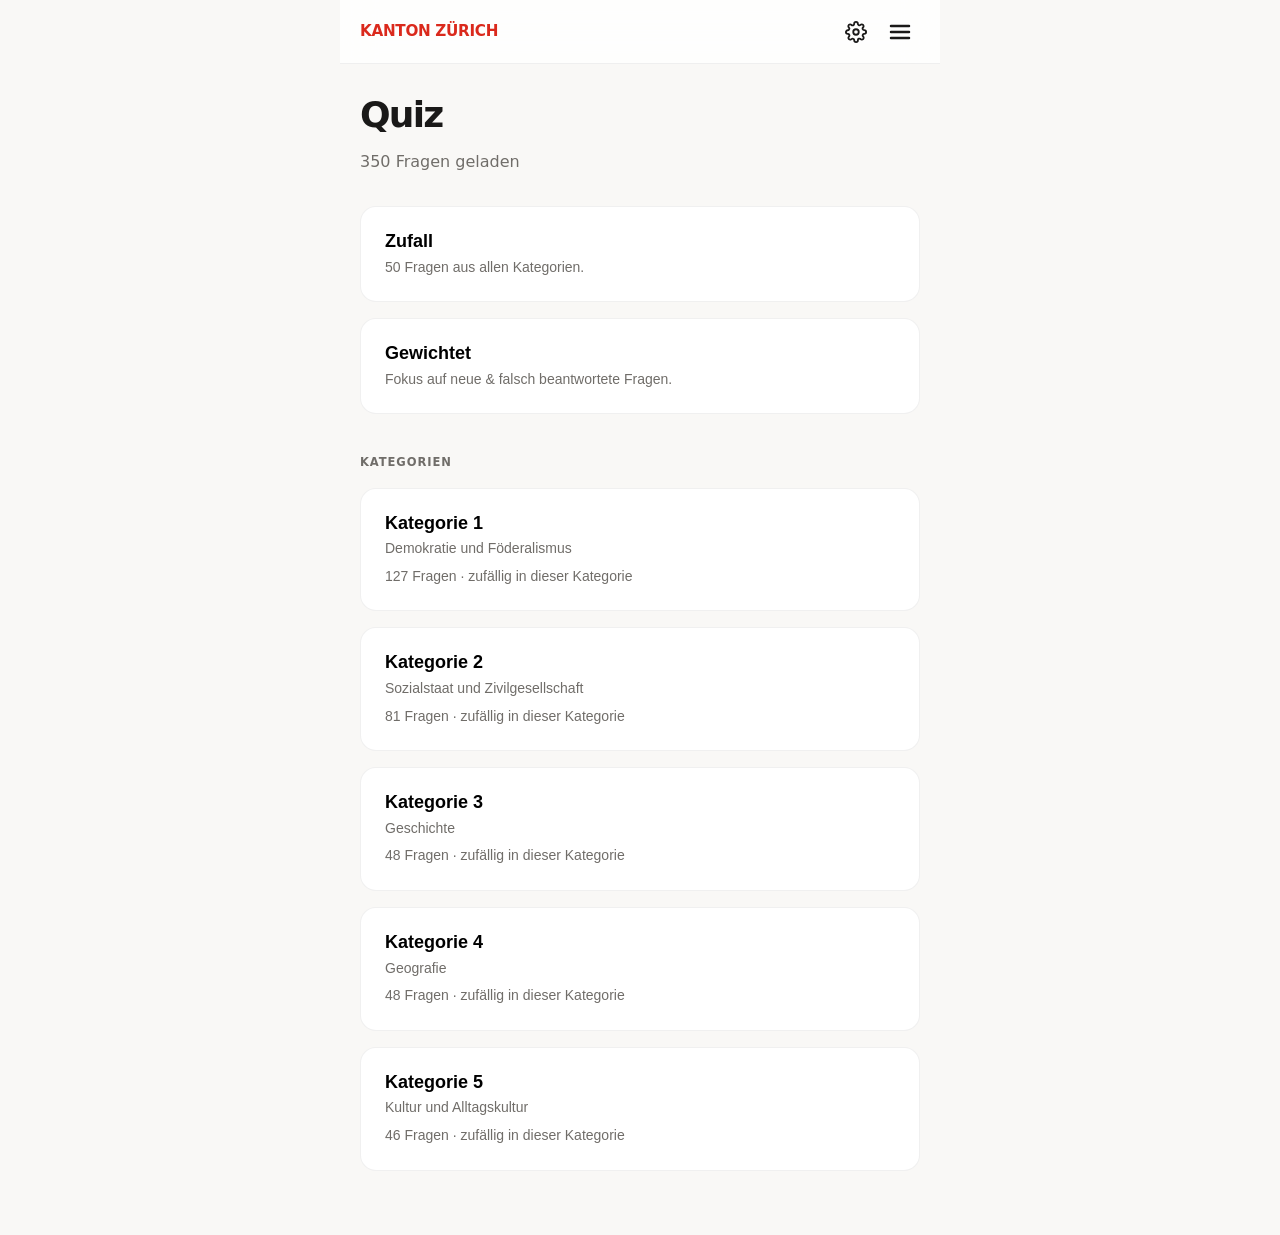
<file: index.html>
<!DOCTYPE html>
<html lang="de-CH">

<head>
  <meta charset="UTF-8" />
  <meta name="viewport" content="width=device-width, initial-scale=1.0, maximum-scale=1.0, user-scalable=no" />
  <meta name="theme-color" content="#f9f8f6" />
  <meta name="description" content="Minimalistische Übung für den kantonalen Grundkenntnistest Zürich" />
  <meta name="mobile-web-app-capable" content="yes" />
  <meta name="apple-mobile-web-app-capable" content="yes" />
  <meta name="apple-mobile-web-app-status-bar-style" content="default" />
  <title>Grundkenntnistest</title>
  <link rel="manifest" href="manifest.json" />
  <link rel="icon" type="image/png" sizes="192x192" href="icons/icon-192.png" />
  <link rel="apple-touch-icon" href="icons/icon-192.png" />
  <link rel="stylesheet" href="styles.css" />
</head>

<body>
  <div class="app">
    <!-- Zero UI Header -->
    <header class="app-header">
      <div class="logo">Kanton Zürich</div>
      <div class="header-actions">
        <button type="button" class="menu-trigger header-icon-btn hidden" id="btn-quiz-exit" aria-label="Übung beenden" title="Übung beenden">
          <svg width="22" height="22" viewBox="0 0 24 24" fill="none" stroke="currentColor" stroke-width="2" stroke-linecap="round" stroke-linejoin="round" aria-hidden="true">
            <g transform="translate(24 0) scale(-1 1)">
              <path d="M9 21H5a2 2 0 0 1-2-2V5a2 2 0 0 1 2-2h4"></path>
              <polyline points="16 17 21 12 16 7"></polyline>
              <line x1="21" y1="12" x2="9" y2="12"></line>
            </g>
          </svg>
        </button>
        <button type="button" class="menu-trigger header-icon-btn hidden" id="btn-quiz-settings" aria-label="Übung einstellen" title="Übung einstellen">
          <svg width="22" height="22" viewBox="0 0 24 24" fill="none" stroke="currentColor" stroke-width="2" stroke-linecap="round" stroke-linejoin="round" aria-hidden="true">
            <circle cx="12" cy="12" r="3"></circle>
            <path d="M19.4 15a1.65 1.65 0 0 0 .33 1.82l.06.06a2 2 0 0 1 0 2.83 2 2 0 0 1-2.83 0l-.06-.06a1.65 1.65 0 0 0-1.82-.33 1.65 1.65 0 0 0-1 1.51V21a2 2 0 0 1-2 2 2 2 0 0 1-2-2v-.09A1.65 1.65 0 0 0 9 19.4a1.65 1.65 0 0 0-1.82.33l-.06.06a2 2 0 0 1-2.83 0 2 2 0 0 1 0-2.83l.06-.06a1.65 1.65 0 0 0 .33-1.82 1.65 1.65 0 0 0-1.51-1H3a2 2 0 0 1-2-2 2 2 0 0 1 2-2h.09A1.65 1.65 0 0 0 4.6 9a1.65 1.65 0 0 0-.33-1.82l-.06-.06a2 2 0 0 1 0-2.83 2 2 0 0 1 2.83 0l.06.06a1.65 1.65 0 0 0 1.82.33H9a1.65 1.65 0 0 0 1-1.51V3a2 2 0 0 1 2-2 2 2 0 0 1 2 2v.09a1.65 1.65 0 0 0 1 1.51 1.65 1.65 0 0 0 1.82-.33l.06-.06a2 2 0 0 1 2.83 0 2 2 0 0 1 0 2.83l-.06.06a1.65 1.65 0 0 0-.33 1.82V9a1.65 1.65 0 0 0 1.51 1H21a2 2 0 0 1 2 2 2 2 0 0 1-2 2h-.09a1.65 1.65 0 0 0-1.51 1z"></path>
          </svg>
        </button>
        <button type="button" class="menu-trigger" id="menu-trigger" aria-label="Menü öffnen">
        <svg width="24" height="24" viewBox="0 0 24 24" fill="none" stroke="currentColor" stroke-width="2.5" stroke-linecap="round" stroke-linejoin="round">
          <line x1="3" y1="12" x2="21" y2="12"></line>
          <line x1="3" y1="6" x2="21" y2="6"></line>
          <line x1="3" y1="18" x2="21" y2="18"></line>
        </svg>
      </button>
      </div>
    </header>

    <!-- Navigation Overlay -->
    <div id="nav-overlay" class="nav-overlay">
      <button type="button" class="menu-trigger nav-close" id="menu-close" aria-label="Menü schliessen">
        <svg width="24" height="24" viewBox="0 0 24 24" fill="none" stroke="currentColor" stroke-width="2.5" stroke-linecap="round" stroke-linejoin="round">
          <line x1="18" y1="6" x2="6" y2="18"></line>
          <line x1="6" y1="6" x2="18" y2="18"></line>
        </svg>
      </button>
      <a href="#" class="nav-link nav-link--quiz active" data-screen="quiz">Quiz</a>
      <a href="#" class="nav-link nav-link--practice" data-screen="practice">Lernen</a>
      <a href="#" class="nav-link nav-link--analyze" data-screen="analyze">Analyse</a>
    </div>

    <main id="app-content">
      <p id="offline-badge" class="offline-badge hidden">Offline — Daten aus dem Cache</p>
      <div id="load-error" class="error-banner hidden"></div>

      <!-- QUIZ SELECTION SCREEN -->
      <section id="screen-quiz" class="content-section">
        <div class="hero">
          <h1>Quiz</h1>
          <p id="menu-meta">Fragen werden geladen…</p>
        </div>

        <div class="mode-grid">
          <button type="button" class="card" id="btn-random" disabled>
            <h3>Zufall</h3>
            <p>50 Fragen aus allen Kategorien.</p>
          </button>
          <button type="button" class="card" id="btn-weighted" disabled>
            <h3>Gewichtet</h3>
            <p>Fokus auf neue & falsch beantwortete Fragen.</p>
          </button>
        </div>

        <h2 class="section-title">Kategorien</h2>
        <div id="category-mode-grid" class="mode-grid"></div>
      </section>

      <!-- PRACTICE SCREEN (PDFs, Katalog, Spicktettel) -->
      <section id="screen-practice" class="content-section hidden">
        <div class="hero">
          <h1>Lernen</h1>
          <p>Offizielle Unterlagen und kompakte Zusammenfassungen.</p>
        </div>
        
        <div class="mode-grid">
          <a href="uebersicht.html" class="card card-link">
            <h3>Spickzettel</h3>
            <p>Der Themenüberblick kompakt nach Kategorie.</p>
          </a>
          <a href="fragenkatalog.html" class="card card-link">
            <h3>Online-Katalog</h3>
            <p>Alle Fragen mit Markierung der richtigen Antwort.</p>
          </a>
        </div>

        <h2 class="section-title">Original-PDFs</h2>
        <div class="mode-grid">
          <a href="sources/broschuere_einbuergerung_grundkenntnistest.pdf" target="_blank" rel="noopener" class="card card-link">
            <h3>Info-Broschüre</h3>
            <p>Offizielles Lernmaterial (PDF).</p>
          </a>
          <a href="sources/grundkenntnistest_kanton_zuerich.pdf" target="_blank" rel="noopener" class="card card-link">
            <h3>PDF-Fragenkatalog</h3>
            <p>Offizielle Liste aller Fragen.</p>
          </a>
        </div>
      </section>

      <!-- ANALYZE SCREEN -->
      <section id="screen-analyze" class="content-section hidden">
        <div class="hero">
          <h1>Analyse</h1>
          <p>Dein Fortschritt im Überblick.</p>
        </div>

        <div id="stats-runs-block" class="analyze-runs">
          <h2 class="section-title analyze-runs-title">Durchgänge</h2>
          <p id="stats-runs-hint" class="analyze-runs-hint">
            Unter <strong>Durchgang wählen</strong> einen gespeicherten Lauf anzeigen (Zeile antippen für volle Frage).
            <strong>Gesamt</strong> zeigt wieder die Fragenliste. Mit <strong>Alle Durchgänge löschen</strong> werden nur die Läufe entfernt.
          </p>
          <div class="analyze-runs-toolbar">
            <div class="stats-toolbar-field analyze-runs-field">
              <label class="stats-toolbar-label" for="stats-run-picker">Durchgang wählen</label>
              <select
                id="stats-run-picker"
                class="stats-toolbar-select"
                aria-describedby="stats-runs-hint"
              ></select>
            </div>
          </div>
          <p class="analyze-runs-actions">
            <button type="button" class="btn-ghost" id="btn-runs-clear-all">Alle Durchgänge löschen</button>
          </p>
        </div>

        <div id="stats-empty" class="stats-empty hidden"></div>

        <div id="stats-global-panel" class="stats-global-panel">
          <div id="stats-sparkline" class="stats-spark-matrix" role="img" aria-label="Antwortfolge je Frage als Kachelmatrix"></div>
          <p id="stats-summary" class="stats-summary-line" aria-live="polite"></p>

          <div id="stats-run-only-actions" class="stats-run-only-actions hidden">
            <button type="button" class="btn-ghost stats-run-del" id="btn-delete-selected-run">
              Diesen Durchgang löschen
            </button>
          </div>

          <p id="stats-qlist-hint" class="stats-qlist-hint"></p>

          <div id="stats-global-controls" class="stats-global-toolbar">
            <h2 class="section-title stats-global-toolbar__title">Fragenliste</h2>
            <div class="stats-global-toolbar__selects">
              <div class="stats-toolbar-field">
                <label class="stats-toolbar-label" for="stats-sort">Sortierung</label>
                <select id="stats-sort" class="stats-toolbar-select">
                  <option value="id" selected>Fragennummer</option>
                  <option value="pct-asc">Quote (schlechteste zuerst)</option>
                  <option value="pct-desc">Quote (beste zuerst)</option>
                  <option value="attempts-desc">Meiste Versuche</option>
                </select>
              </div>
              <div class="stats-toolbar-field">
                <label class="stats-toolbar-label" for="stats-filter">Filter</label>
                <select id="stats-filter" class="stats-toolbar-select">
                  <option value="all">Alle</option>
                  <option value="practiced">Geübt</option>
                  <option value="weak">Schwach</option>
                </select>
              </div>
            </div>
          </div>

          <div class="stats-table-wrap">
            <table id="stats-qlist-table" class="stats-table stats-qlist-table">
              <thead class="stats-qlist-thead">
                <tr>
                  <th scope="col" class="stats-qcol-tile">Antworten</th>
                  <th scope="col" class="stats-qcol-mark">✓ / ✗</th>
                  <th scope="col" class="stats-qcol-text">Frage</th>
                  <th scope="col" class="stats-qcol-num num">PDF-Nr.</th>
                  <th scope="col" class="stats-qcol-pct num">Quote</th>
                </tr>
              </thead>
              <tbody id="stats-tbody"></tbody>
            </table>
          </div>
        </div>
      </section>

      <!-- QUIZ ACTIVE SCREEN -->
      <section id="screen-quiz-active" class="content-section hidden" style="padding-top: 0">
        <div class="quiz-top">
          <span class="timer" id="quiz-timer">00:00</span>
        </div>
        
        <div class="progress-bar">
          <div class="progress-fill" id="progress-fill" style="width: 0%"></div>
        </div>
        <p id="quiz-progress-meta" class="quiz-progress-meta" aria-live="polite"></p>

        <div class="question-wrap">
          <h2 id="question-text" class="question-text"></h2>
          <div id="question-image-wrap" class="hidden"></div>
          <div id="options" class="options-list"></div>
        </div>

        <div id="feedback" class="feedback hidden"></div>
        <div class="actions" style="margin-top: 2rem">
          <button type="button" class="btn-primary hidden" id="btn-next" style="width: 100%; padding: 1.25rem;">Weiter</button>
        </div>
      </section>

      <!-- RESULTS SCREEN -->
      <section id="screen-results" class="content-section hidden">
        <div class="hero" style="text-align: center;">
          <h1>Ergebnis</h1>
          <p class="big-stat" id="done-summary" style="font-size: 4rem; margin: 1rem 0;"></p>
          <p id="done-detail"></p>
        </div>
        <button type="button" class="btn-primary" id="btn-done-menu" style="width: 100%; margin-top: 2rem;">Fertig</button>
      </section>
    </main>
  </div>

  <!-- Quiz settings (Modus / Auswertung) -->
  <div id="quiz-settings-sheet" class="quiz-settings-sheet hidden" aria-hidden="true">
    <div class="quiz-settings-backdrop" id="quiz-settings-backdrop"></div>
    <div class="quiz-settings-panel" role="dialog" aria-modal="true" aria-labelledby="quiz-settings-title">
      <div class="quiz-settings-head">
        <h2 id="quiz-settings-title">Übung</h2>
        <button type="button" class="menu-trigger" id="quiz-settings-close" aria-label="Schliessen">×</button>
      </div>
      <div class="quiz-settings-body">
        <p class="quiz-settings-section-label">Modus</p>
        <div class="quiz-settings-chips" role="group" aria-label="Modus">
          <button type="button" class="quiz-chip" id="qs-play-quiz" data-play="quiz">Quiz</button>
          <button type="button" class="quiz-chip" id="qs-play-training" data-play="continuous">Training</button>
        </div>
        <p class="quiz-settings-section-label">Auswertung</p>
        <div class="quiz-settings-chips" id="qs-fb-chips" role="group" aria-label="Auswertung">
          <button type="button" class="quiz-chip" id="qs-fb-each" data-fb="each">Sofort</button>
          <button type="button" class="quiz-chip" id="qs-fb-end" data-fb="end">Am Ende</button>
        </div>
      </div>
    </div>
  </div>

  <!-- STATS MODAL -->
  <div id="stats-modal" class="stats-modal hidden" aria-hidden="true" role="dialog" aria-modal="true">
    <div class="stats-modal-inner content-section">
      <button type="button" class="menu-trigger stats-modal-close" id="stats-modal-close" aria-label="Schliessen">
        <svg width="24" height="24" viewBox="0 0 24 24" fill="none" stroke="currentColor" stroke-width="2.5" stroke-linecap="round" stroke-linejoin="round">
          <line x1="18" y1="6" x2="6" y2="18"></line>
          <line x1="6" y1="6" x2="18" y2="18"></line>
        </svg>
      </button>
      <h2 id="stats-modal-title" class="stats-modal-heading">Frage</h2>
      <div id="stats-modal-stem" class="stats-modal-stem"></div>
      <div id="stats-modal-img-wrap" class="hidden"></div>
      <div id="stats-modal-options" class="options-list"></div>
    </div>
  </div>

  <script src="app.js" defer></script>
</body>

</html>
</file>
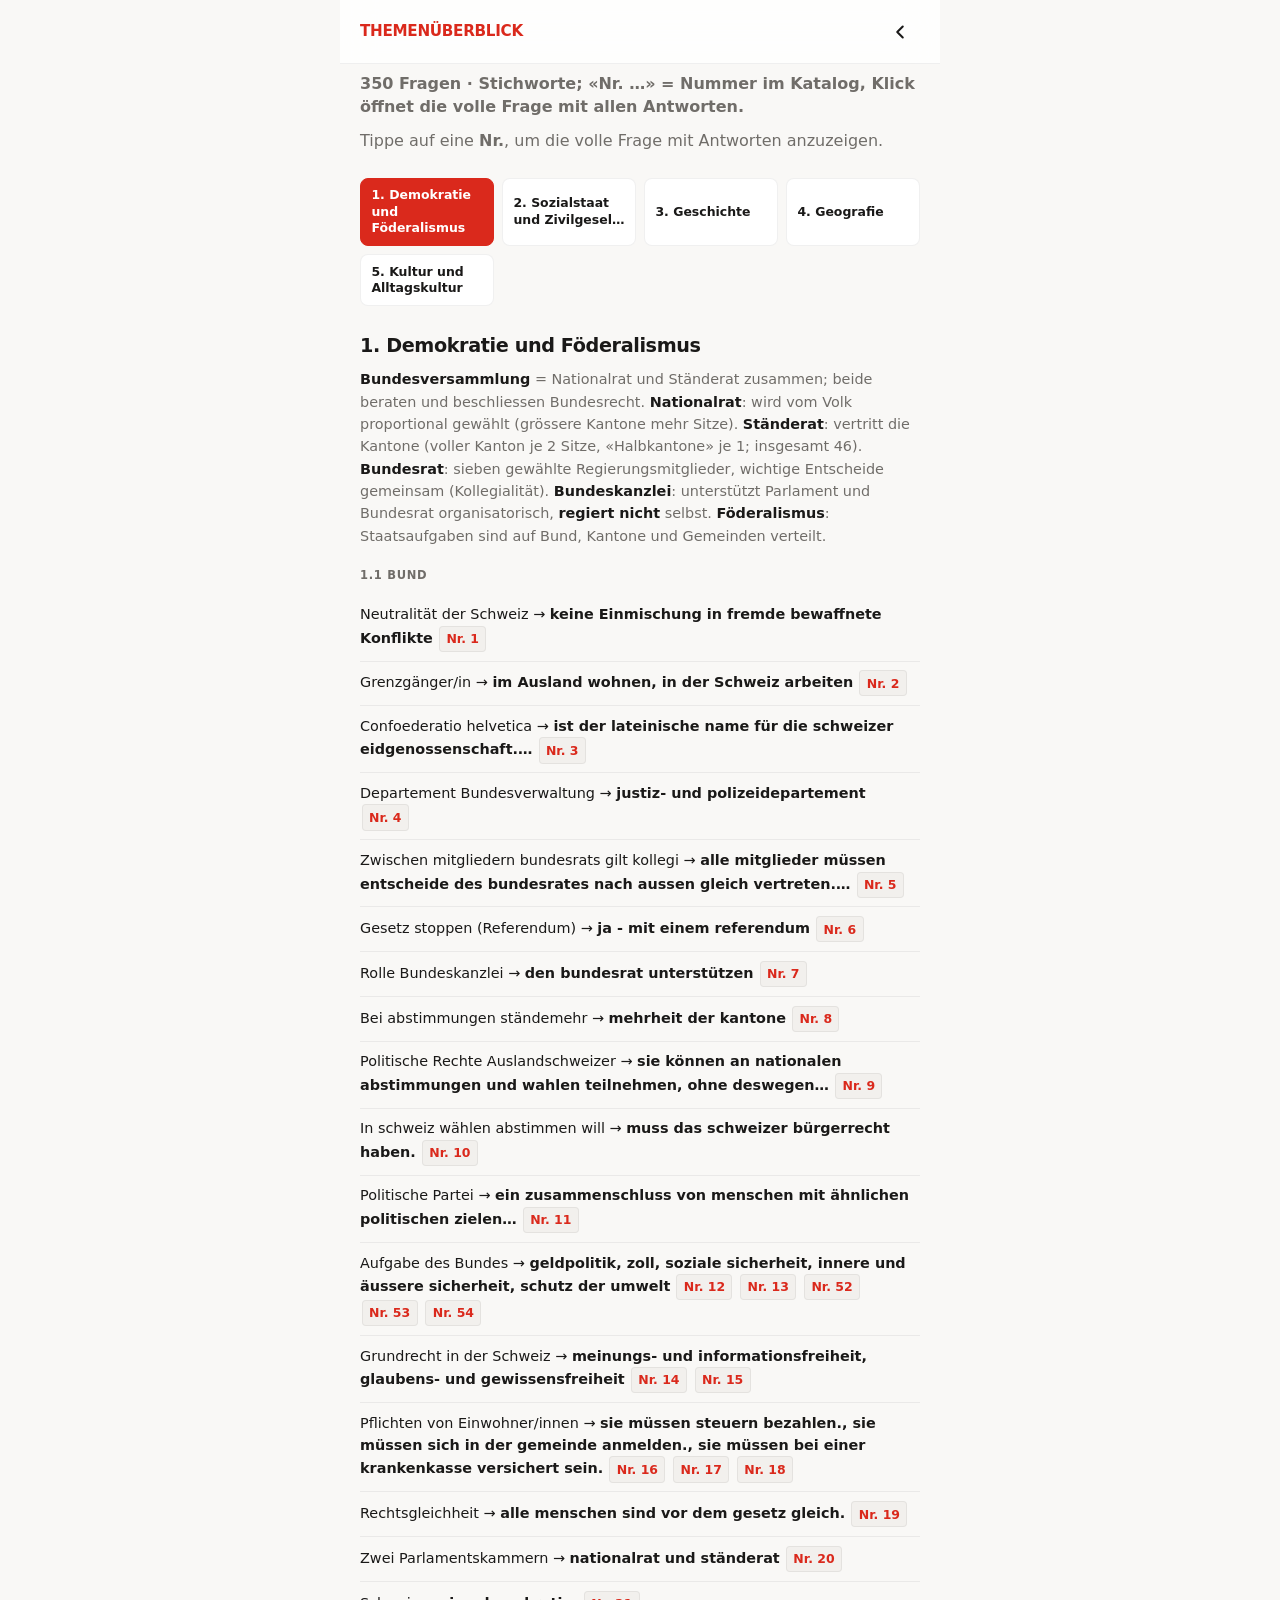
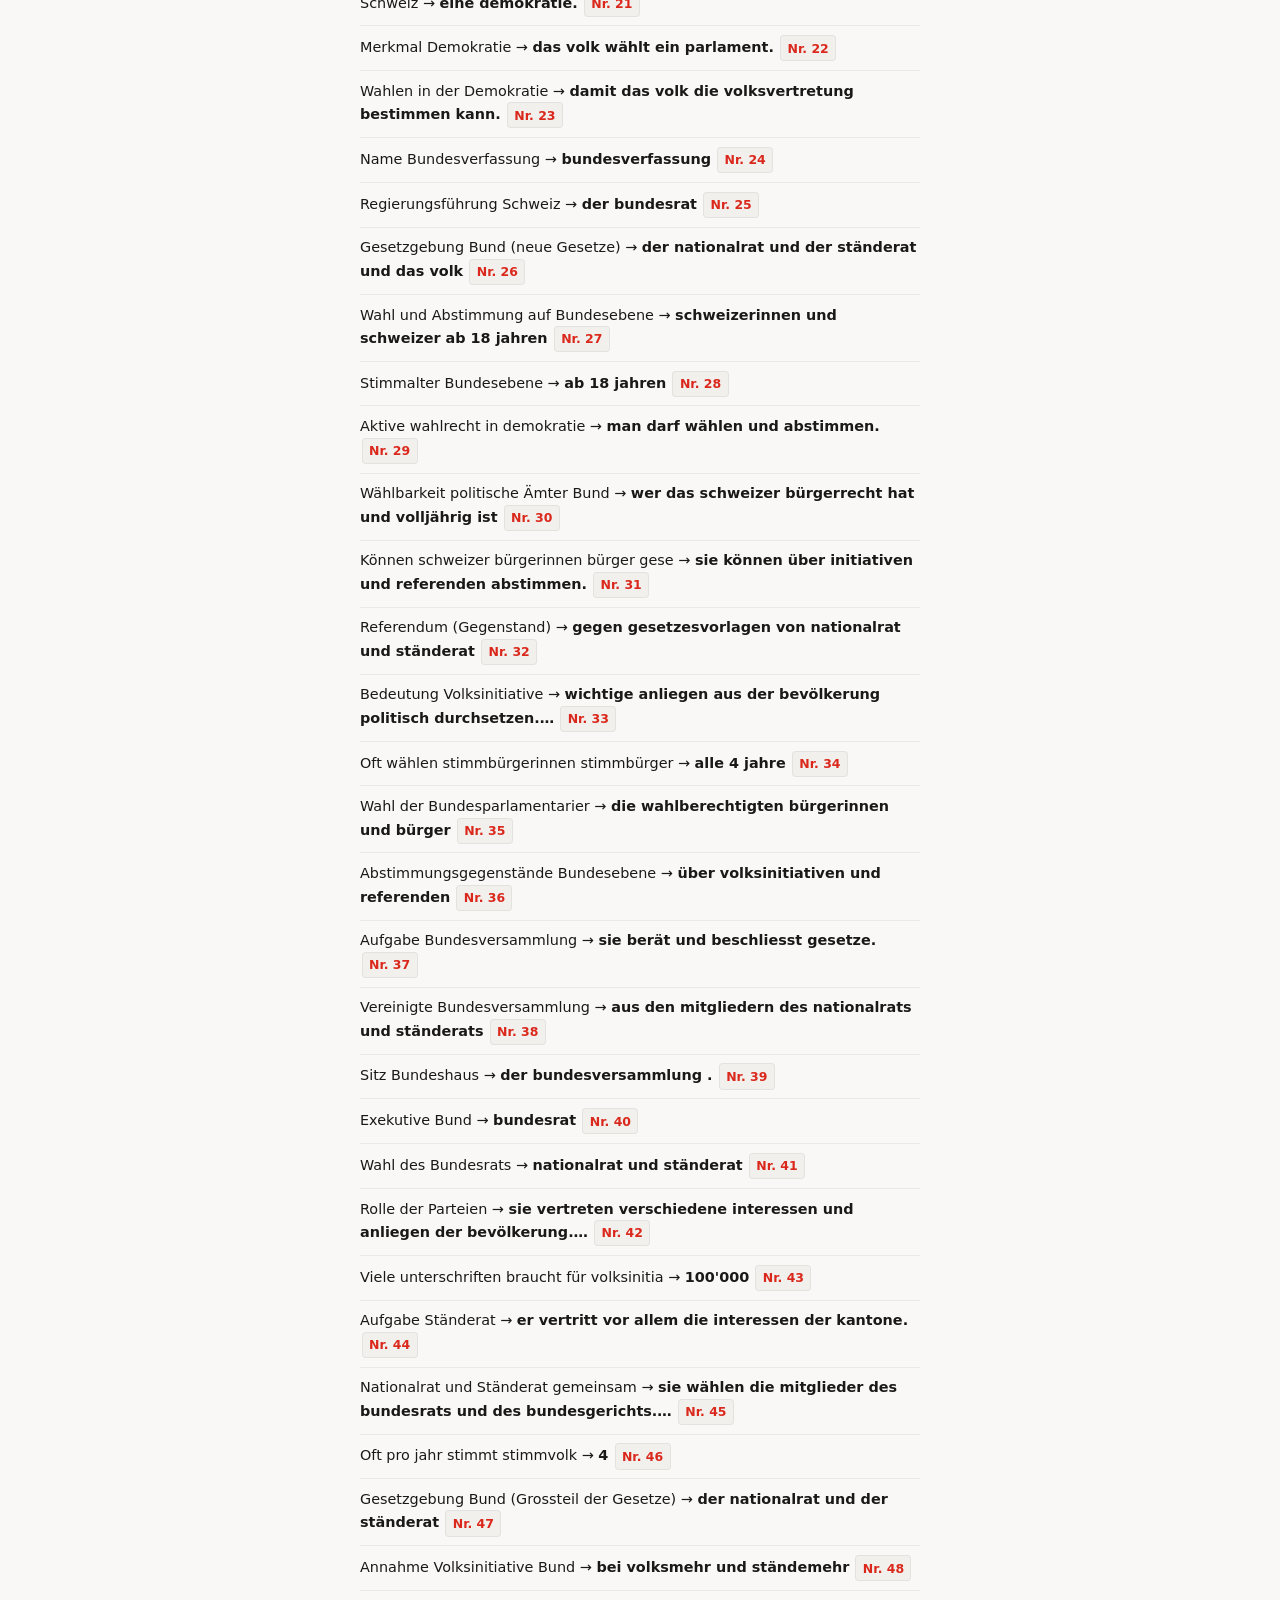
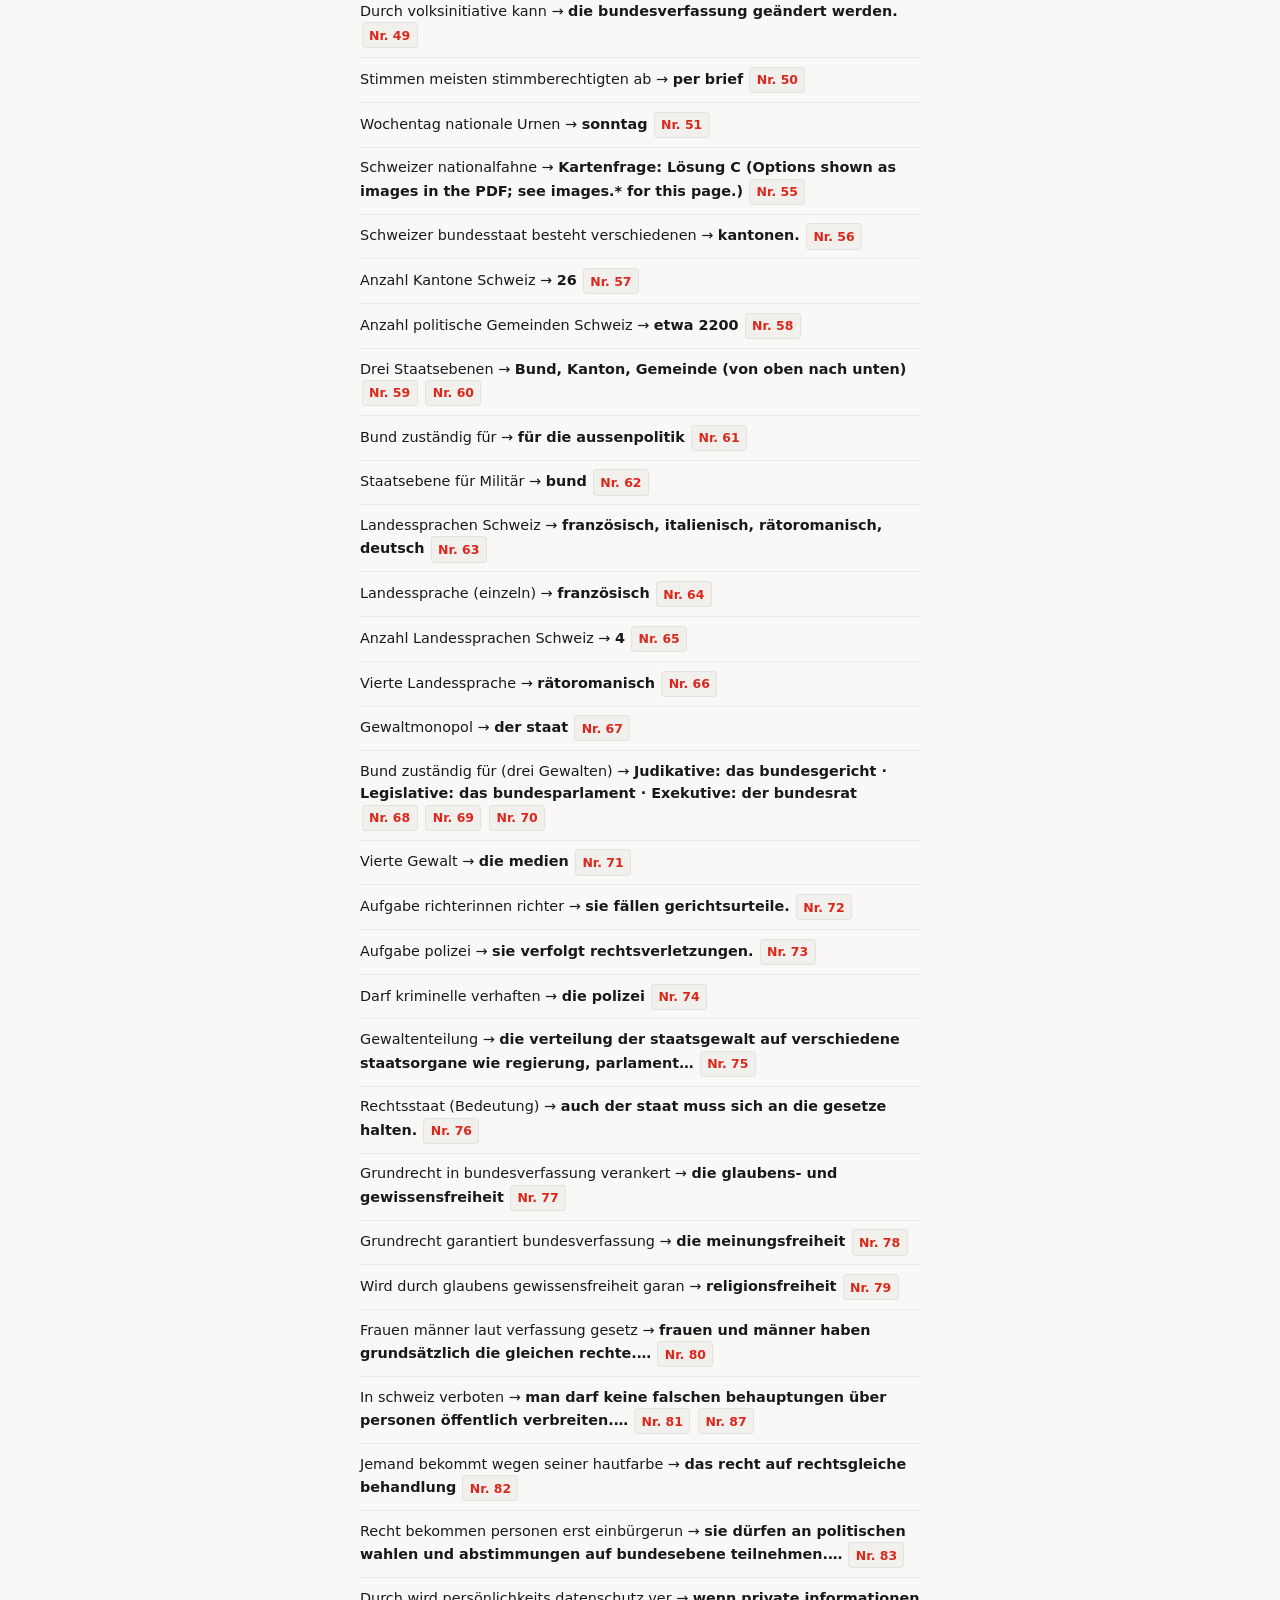
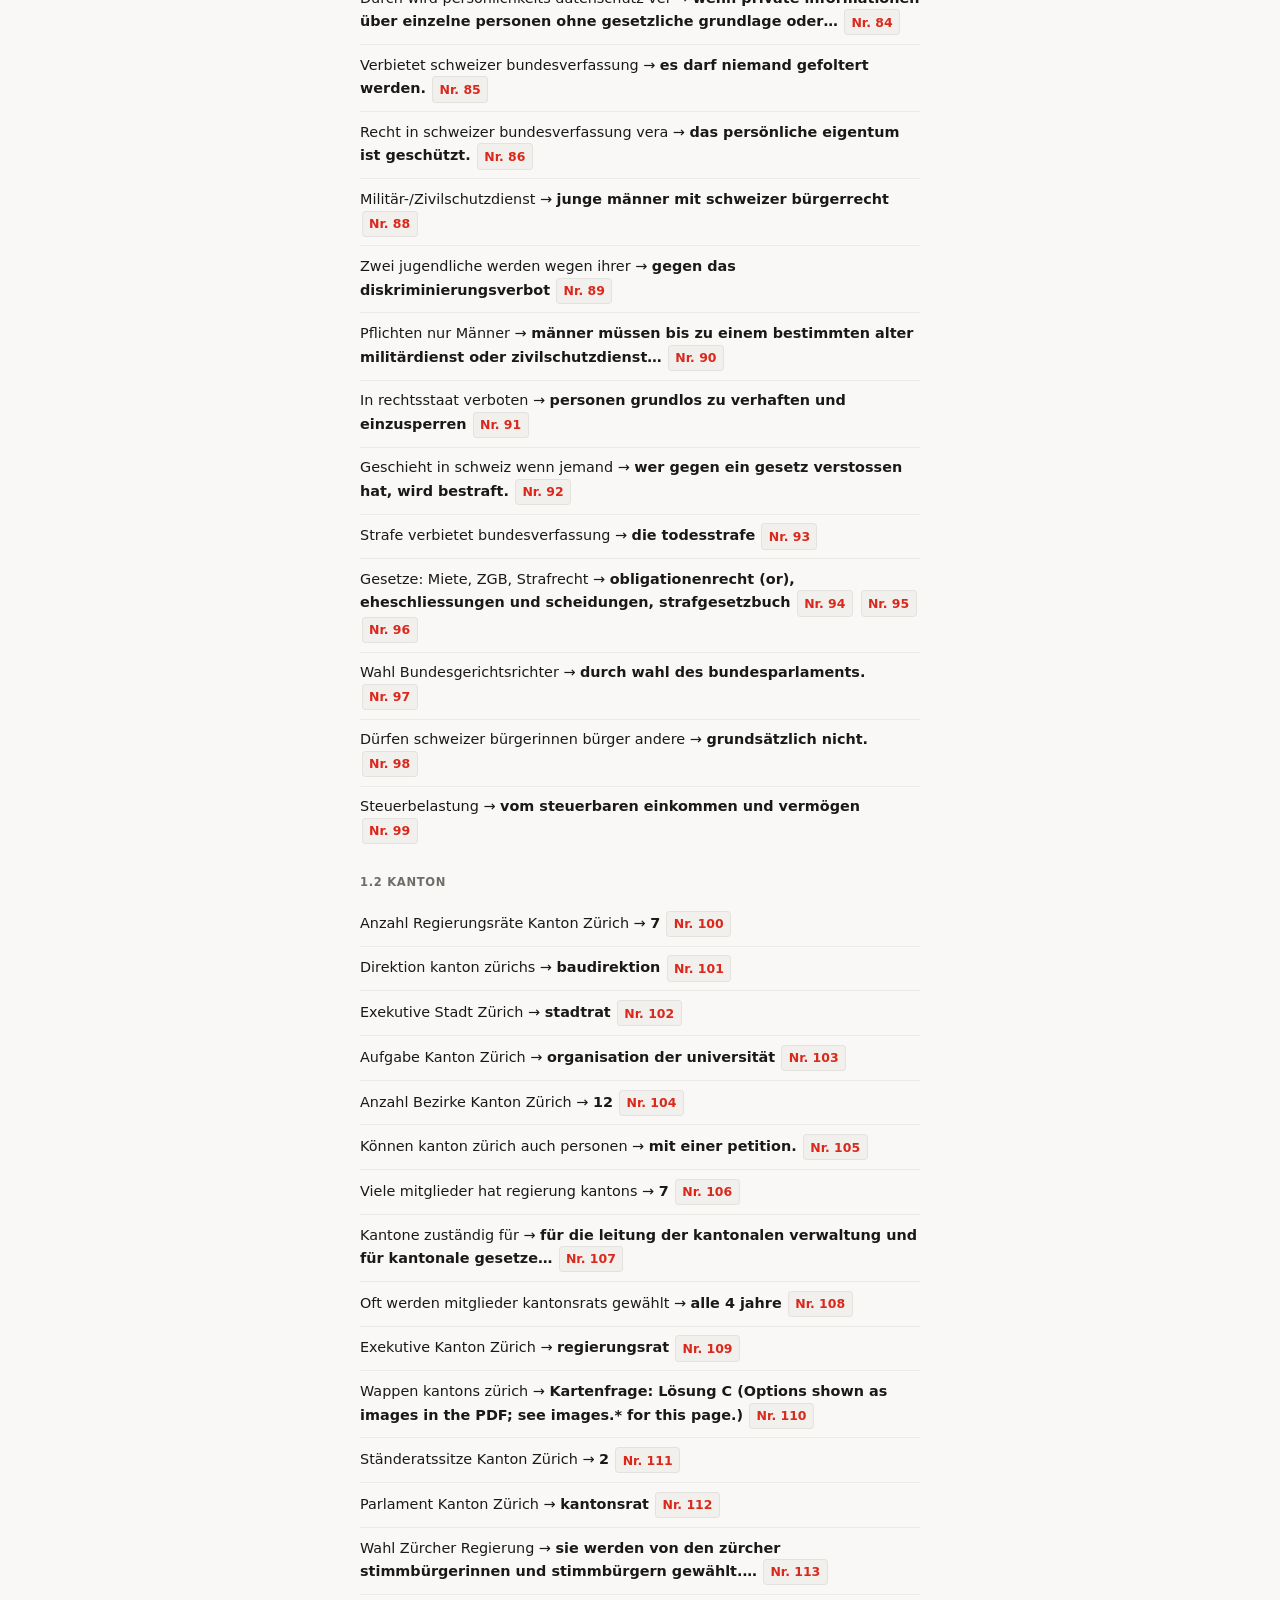
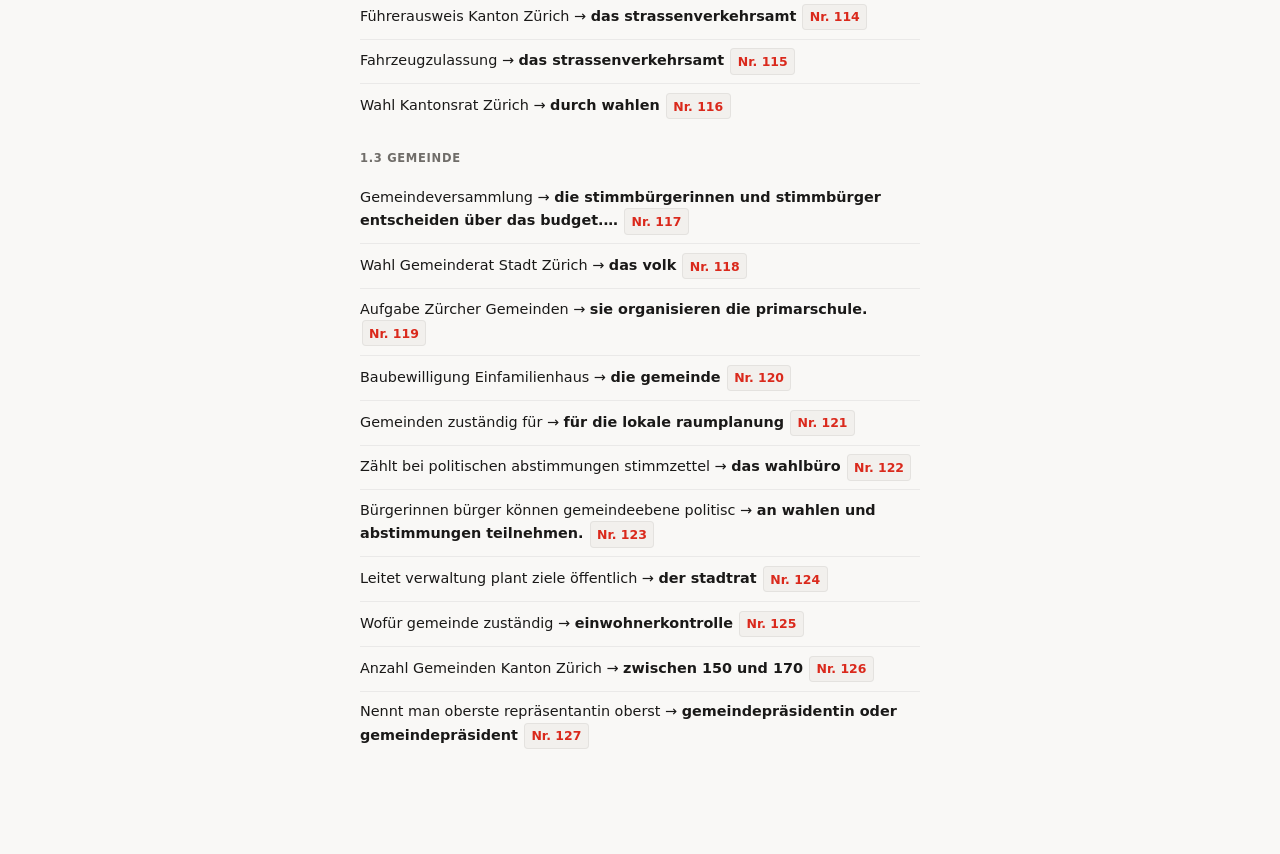
<file: uebersicht.html>
<!DOCTYPE html>
<html lang="de-CH">

<head>
  <meta charset="UTF-8" />
  <meta name="viewport" content="width=device-width, initial-scale=1.0, maximum-scale=1.0, user-scalable=no" />
  <meta name="theme-color" content="#f9f8f6" />
  <meta name="description" content="Themenüberblick — kompakte Zusammenfassung für den Grundkenntnistest." />
  <title>Themenüberblick</title>
  <link rel="manifest" href="manifest.json" />
  <link rel="icon" type="image/png" sizes="192x192" href="icons/icon-192.png" />
  <link rel="apple-touch-icon" href="icons/icon-192.png" />
  <link rel="stylesheet" href="styles.css" />
</head>

<body class="page-standalone">
  <div class="app">
    <header class="app-header">
      <div class="logo">Themenüberblick</div>
      <a
        href="index.html#practice"
        class="menu-trigger menu-trigger--standalone-back"
        aria-label="Zurück zu Lernen"
        onclick="var m=document.getElementById('cheat-modal');if(m&amp;&amp;!m.classList.contains('hidden')){m.classList.add('hidden');m.setAttribute('aria-hidden','true');return false;}"
      >
        <svg width="22" height="22" viewBox="0 0 24 24" fill="none" stroke="currentColor" stroke-width="2.25" stroke-linecap="round" stroke-linejoin="round" aria-hidden="true">
          <path d="M15 18l-6-6 6-6"></path>
        </svg>
      </a>
    </header>

    <main class="content-section cheat-wrap page-standalone-main">
      <div id="cheat-load-error" class="error-banner hidden"></div>
      <div class="hero page-standalone-hero">
        <p id="cheat-meta" class="lead page-standalone-meta">Fragen werden geladen…</p>
        <p class="page-standalone-lead">Tippe auf eine <strong>Nr.</strong>, um die volle Frage mit Antworten anzuzeigen.</p>
      </div>

      <nav id="cheat-jump" class="cheat-jump-tabs" aria-label="Kategorien"></nav>

      <div id="cheat-root" class="cheat-root"></div>
    </main>
  </div>

  <div id="cheat-modal" class="cheat-sheet-modal hidden" aria-hidden="true">
    <button type="button" class="cheat-sheet-modal__backdrop" id="cheat-modal-backdrop" tabindex="-1" aria-label="Schliessen"></button>
    <div class="cheat-sheet-modal__panel" role="dialog" aria-modal="true" aria-labelledby="cheat-modal-title">
      <button type="button" class="menu-trigger cheat-sheet-modal__close" id="cheat-modal-close" aria-label="Schliessen">
        <svg width="22" height="22" viewBox="0 0 24 24" fill="none" stroke="currentColor" stroke-width="2.25" stroke-linecap="round" stroke-linejoin="round" aria-hidden="true">
          <line x1="18" y1="6" x2="6" y2="18"></line>
          <line x1="6" y1="6" x2="18" y2="18"></line>
        </svg>
      </button>
      <h2 id="cheat-modal-title" class="cheat-sheet-modal__title">Frage</h2>
      <div id="cheat-modal-stem" class="cheat-sheet-modal__stem"></div>
      <div id="cheat-modal-img-wrap" class="cheat-sheet-modal__img-wrap hidden"></div>
      <div id="cheat-modal-options" class="options-list cheat-sheet-modal__options"></div>
    </div>
  </div>

  <script src="uebersicht.js" defer></script>
</body>

</html>
</file>
<file: styles.css>
:root {
  /* Color Palette - Minimalist & Warm */
  --bg: #f9f8f6;
  --surface: #ffffff;
  --surface-2: #f2f0ed;
  --surface-blur: rgba(255, 255, 255, 0.8);
  
  --text: #1a1918;
  --muted: #706d69;
  --accent: #da291c;
  --accent-soft: rgba(218, 41, 28, 0.08);
  
  --correct: #108567;
  --correct-bg: rgba(16, 133, 103, 0.08);
  --wrong: #c4331a;
  --wrong-bg: rgba(196, 51, 26, 0.08);
  
  --border: rgba(0, 0, 0, 0.06);
  --shadow-sm: 0 2px 8px rgba(0, 0, 0, 0.04);
  --shadow-md: 0 8px 24px rgba(0, 0, 0, 0.08);
  
  --radius-sm: 8px;
  --radius: 16px;
  --radius-lg: 24px;
  
  --font: "Inter", system-ui, -apple-system, sans-serif;
  --header-height: 64px;
}

/* Base Styles */
*, *::before, *::after {
  box-sizing: border-box;
  margin: 0;
  padding: 0;
}

html {
  font-size: 16px;
  -webkit-font-smoothing: antialiased;
}

body {
  font-family: var(--font);
  background: var(--bg);
  color: var(--text);
  line-height: 1.5;
  overflow-x: hidden;
}

.app {
  max-width: 600px;
  margin: 0 auto;
  min-height: 100vh;
  position: relative;
}

/* Glass Header */
.app-header {
  position: sticky;
  top: 0;
  height: var(--header-height);
  display: flex;
  align-items: center;
  justify-content: space-between;
  gap: 0.75rem;
  padding: 0 1.25rem;
  background: var(--surface-blur);
  backdrop-filter: blur(16px);
  -webkit-backdrop-filter: blur(16px);
  z-index: 100;
  border-bottom: 1px solid var(--border);
}

.header-actions {
  display: flex;
  align-items: center;
  gap: 0.25rem;
}

.header-icon-btn.hidden {
  display: none !important;
}

.logo {
  font-weight: 800;
  font-size: 0.95rem;
  letter-spacing: -0.02em;
  text-transform: uppercase;
  color: var(--accent);
}

/* Zero UI Sandwich Menu */
.menu-trigger {
  background: none;
  border: none;
  color: var(--text);
  cursor: pointer;
  display: flex;
  align-items: center;
  justify-content: center;
  width: 40px;
  height: 40px;
  border-radius: 50%;
  transition: background 0.2s;
}

.menu-trigger:hover {
  background: var(--surface-2);
}

a.menu-trigger,
a.menu-trigger:visited {
  text-decoration: none;
  color: inherit;
}

/* Nav Overlay */
.nav-overlay {
  position: fixed;
  inset: 0;
  background: var(--surface-blur);
  backdrop-filter: blur(24px);
  -webkit-backdrop-filter: blur(24px);
  z-index: 200;
  display: flex;
  flex-direction: column;
  justify-content: center;
  align-items: center;
  gap: 2rem;
  opacity: 0;
  pointer-events: none;
  transition: opacity 0.3s ease;
}

.nav-overlay.active {
  opacity: 1;
  pointer-events: auto;
}

.nav-link {
  font-size: 2rem;
  font-weight: 800;
  color: var(--text);
  text-decoration: none;
  transition: color 0.2s, transform 0.2s;
}

.nav-link:hover {
  color: var(--accent);
  transform: scale(1.05);
}

.nav-link.active {
  color: var(--accent);
}

.nav-close {
  position: absolute;
  top: 1.25rem;
  right: 1.25rem;
}

/* Main Content */
.content-section {
  padding: 1.5rem 1.25rem;
}

.hero {
  margin-bottom: 2rem;
}

.hero h1 {
  font-size: 2.25rem;
  font-weight: 900;
  letter-spacing: -0.05em;
  margin-bottom: 0.5rem;
}

.hero p {
  color: var(--muted);
  font-size: 1rem;
}

/* Minimalist Cards */
.mode-grid {
  display: grid;
  gap: 1rem;
  margin-bottom: 2.5rem;
}

.card {
  background: var(--surface);
  border: 1px solid var(--border);
  border-radius: var(--radius);
  padding: 1.5rem;
  cursor: pointer;
  transition: all 0.2s cubic-bezier(0.4, 0, 0.2, 1);
  text-align: left;
}

.card:hover {
  transform: translateY(-2px);
  box-shadow: var(--shadow-md);
  border-color: var(--accent);
}

.card h3 {
  font-size: 1.125rem;
  font-weight: 700;
  margin-bottom: 0.35rem;
}

.card p {
  font-size: 0.875rem;
  color: var(--muted);
  line-height: 1.4;
}

.card-meta {
  margin-top: 0.5rem;
  font-size: 0.8rem;
  color: var(--muted);
}

a.card-link {
  display: block;
  text-decoration: none;
  color: inherit;
}

.section-title {
  margin: 0 0 1rem;
  font-size: 0.72rem;
  font-weight: 800;
  letter-spacing: 0.08em;
  text-transform: uppercase;
  color: var(--muted);
}

.btn-primary {
  display: inline-block;
  width: auto;
  font: inherit;
  font-weight: 700;
  font-size: 1rem;
  padding: 1rem 1.25rem;
  border: none;
  border-radius: var(--radius);
  background: var(--accent);
  color: #fff;
  cursor: pointer;
  transition: filter 0.15s, transform 0.1s;
}

.btn-primary:hover {
  filter: brightness(1.05);
}

.btn-ghost {
  font: inherit;
  font-size: 0.85rem;
  font-weight: 600;
  padding: 0.5rem 0.75rem;
  border: 1px solid var(--border);
  border-radius: var(--radius-sm);
  background: transparent;
  color: var(--muted);
  cursor: pointer;
}

.btn-ghost:hover {
  border-color: var(--accent);
  color: var(--accent);
}

/* Quiz UI Refinements */
.quiz-top {
  display: flex;
  justify-content: space-between;
  align-items: center;
  margin-bottom: 1.5rem;
}

.timer {
  font-variant-numeric: tabular-nums;
  font-weight: 700;
  color: var(--muted);
}

.progress-bar {
  height: 4px;
  background: var(--surface-2);
  border-radius: 2px;
  margin-bottom: 2rem;
  overflow: hidden;
}

.progress-fill {
  height: 100%;
  background: var(--accent);
  transition: width 0.3s ease;
}

.question-text {
  font-size: 1.4rem;
  font-weight: 800;
  line-height: 1.3;
  margin-bottom: 2rem;
  letter-spacing: -0.02em;
}

.options-list {
  display: flex;
  flex-direction: column;
  gap: 0.75rem;
}

.option-btn {
  background: var(--surface);
  border: 1px solid var(--border);
  padding: 1.15rem 1.25rem;
  border-radius: var(--radius);
  text-align: left;
  font-family: inherit;
  font-size: 1rem;
  font-weight: 500;
  cursor: pointer;
  transition: all 0.15s;
  display: flex;
  align-items: flex-start;
  gap: 0.75rem;
}

.option-btn:hover:not(:disabled) {
  border-color: var(--accent);
  background: var(--accent-soft);
}

.option-btn .letter {
  background: var(--surface-2);
  width: 24px;
  height: 24px;
  display: flex;
  align-items: center;
  justify-content: center;
  border-radius: 4px;
  font-size: 0.75rem;
  font-weight: 800;
  flex-shrink: 0;
  margin-top: 2px;
}

.option-btn.correct { background: var(--correct-bg); border-color: var(--correct); }
.option-btn.wrong { background: var(--wrong-bg); border-color: var(--wrong); }
.option-btn.dim {
  opacity: 0.45;
}
.option-btn.picked-blind {
  border-color: var(--accent);
  background: var(--accent-soft);
}

.options-list--images .opt-img {
  max-width: 100%;
  height: auto;
  border-radius: var(--radius-sm);
}

.btn-quit {
  font: inherit;
  font-size: 0.85rem;
  font-weight: 700;
  padding: 0.55rem 1rem;
  border-radius: var(--radius);
  border: 1px solid var(--border);
  background: var(--surface);
  color: var(--text);
  cursor: pointer;
  box-shadow: var(--shadow-sm);
  transition: border-color 0.15s, transform 0.1s, box-shadow 0.15s;
}

.btn-quit:hover {
  border-color: rgba(218, 41, 28, 0.35);
  transform: translateY(-1px);
  box-shadow: var(--shadow-md);
}

.quiz-progress-meta {
  margin: -1rem 0 1.25rem;
  font-size: 0.78rem;
  font-weight: 600;
  color: var(--muted);
}

.feedback {
  margin-top: 1rem;
  padding: 0.85rem 1rem;
  border-radius: var(--radius-sm);
  font-weight: 650;
  font-size: 0.95rem;
}

.feedback.ok {
  background: var(--correct-bg);
  color: var(--correct);
}

.feedback.bad {
  background: var(--wrong-bg);
  color: var(--wrong);
}

/* Quiz settings sheet — center dialog (fixed + transform; flex alone was unreliable with backdrop) */
.quiz-settings-sheet {
  position: fixed;
  inset: 0;
  z-index: 220;
  pointer-events: none;
}

.quiz-settings-sheet:not(.hidden) {
  pointer-events: auto;
}

.quiz-settings-backdrop {
  position: absolute;
  inset: 0;
  z-index: 0;
  background: rgba(26, 25, 24, 0.35);
  backdrop-filter: blur(4px);
}

.quiz-settings-panel {
  position: fixed;
  left: 50%;
  top: 50%;
  z-index: 1;
  transform: translate(-50%, -50%);
  width: min(420px, calc(100vw - 2rem));
  max-height: min(88vh, 640px);
  overflow: auto;
  margin: 0;
  padding: 1.25rem 1.35rem 1.5rem;
  background: var(--surface);
  border-radius: var(--radius-lg);
  border: 1px solid var(--border);
  box-shadow: var(--shadow-md);
  box-sizing: border-box;
}

.quiz-settings-head {
  display: flex;
  align-items: center;
  justify-content: space-between;
  gap: 1rem;
  margin-bottom: 1.25rem;
}

.quiz-settings-head h2 {
  margin: 0;
  font-size: 1.15rem;
  font-weight: 800;
}

.quiz-settings-section-label {
  font-size: 0.72rem;
  font-weight: 800;
  text-transform: uppercase;
  letter-spacing: 0.06em;
  color: var(--muted);
  margin: 0 0 0.5rem;
}

.quiz-settings-note {
  font-weight: 600;
  text-transform: none;
  letter-spacing: 0;
  color: var(--muted);
}

.quiz-settings-chips {
  display: flex;
  gap: 0.5rem;
  margin-bottom: 1.35rem;
}

.quiz-settings-chips--disabled {
  opacity: 0.45;
  pointer-events: none;
}

.quiz-chip {
  flex: 1;
  font: inherit;
  font-weight: 700;
  font-size: 0.95rem;
  padding: 0.75rem 0.5rem;
  border-radius: var(--radius-sm);
  border: 1px solid var(--border);
  background: var(--surface-2);
  color: var(--text);
  cursor: pointer;
  transition: border-color 0.15s, background 0.15s, color 0.15s;
}

.quiz-chip:hover:not(:disabled) {
  border-color: rgba(218, 41, 28, 0.35);
}

.quiz-chip.is-active {
  background: var(--accent);
  border-color: var(--accent);
  color: #fff;
}

.quiz-chip:disabled {
  cursor: not-allowed;
}

/* Stats question modal */
.stats-modal {
  position: fixed;
  inset: 0;
  z-index: 240;
  display: flex;
  align-items: flex-start;
  justify-content: center;
  padding: 1rem;
  overflow-y: auto;
  background: rgba(249, 248, 246, 0.92);
  backdrop-filter: blur(10px);
}

.stats-modal-inner {
  position: relative;
  width: 100%;
  max-width: 36rem;
  margin-top: 0.5rem;
  padding-top: 2.5rem;
}

.stats-modal-close {
  position: absolute;
  top: 0.5rem;
  right: 0;
}

.stats-modal-heading {
  margin: 0 0 1rem;
  font-size: 1.1rem;
  font-weight: 800;
}

.stats-modal-stem {
  font-size: 1rem;
  font-weight: 650;
  line-height: 1.45;
  margin-bottom: 1.25rem;
  white-space: pre-wrap;
}

.cheat-modal-opt {
  display: flex;
  flex-wrap: wrap;
  align-items: flex-start;
  gap: 0.5rem 0.75rem;
  padding: 0.75rem;
  margin-bottom: 0.5rem;
  border: 1px solid var(--border);
  border-radius: var(--radius-sm);
  background: var(--surface);
}

.cheat-modal-opt--correct {
  border-color: var(--correct);
  background: var(--correct-bg);
}

.cheat-modal-opt-letter {
  font-weight: 800;
  font-size: 0.85rem;
}

.cheat-modal-opt-body {
  flex: 1;
  min-width: 0;
}

.cheat-modal-opt-text {
  margin: 0;
  font-size: 0.9rem;
}

.cheat-modal-opt-img {
  max-width: 100%;
  height: auto;
  border-radius: var(--radius-sm);
}

.cheat-modal-opt-badge {
  font-size: 0.7rem;
  font-weight: 800;
  text-transform: uppercase;
  color: var(--correct);
}

.cheat-modal-options--images .cheat-modal-opt {
  flex-direction: column;
}

.cheat-modal-note {
  margin-top: 0.5rem;
  font-size: 0.8rem;
  color: var(--muted);
}

.stats-table {
  width: 100%;
  border-collapse: collapse;
  font-size: 0.88rem;
}

.stats-table tbody tr {
  cursor: pointer;
  border-bottom: 1px solid var(--border);
}

.stats-table tbody tr:hover {
  background: var(--accent-soft);
}

.stats-qlist-thead th {
  font-size: 0.72rem;
  font-weight: 700;
  text-transform: uppercase;
  letter-spacing: 0.04em;
  color: var(--muted);
  padding: 0.5rem 0.35rem 0.65rem;
  text-align: left;
  border-bottom: 1px solid var(--border);
  vertical-align: bottom;
}

.stats-qlist-thead .num {
  text-align: right;
}

.stats-qcol-tile {
  width: 4.25rem;
  white-space: nowrap;
  vertical-align: middle;
  padding-right: 0.5rem;
}

.stats-table td.stats-qcol-tile {
  vertical-align: middle;
}

.answer-seq-tile {
  display: inline-block;
  vertical-align: middle;
  box-sizing: border-box;
}

.answer-seq-tile--inline {
  width: 3.5rem;
  height: 0.92rem;
  border: 1px solid var(--border);
  border-radius: 3px;
  overflow: hidden;
  background: var(--surface-2);
}

.answer-seq-tile__inner {
  display: flex;
  flex-direction: row;
  width: 100%;
  height: 100%;
  min-height: 100%;
}

.answer-seq-tile__seg {
  flex: 1 1 0;
  min-width: 0;
}

.answer-seq-tile__seg--ok {
  background: var(--correct);
}

.answer-seq-tile__seg--bad {
  background: var(--wrong);
}

.answer-seq-tile__seg--unknown {
  flex: 1;
  background: var(--surface-2);
  box-shadow: inset 0 0 0 1px var(--border);
}

.answer-seq-tile__seg--empty {
  flex: 1;
  background: var(--surface-2);
}

.stats-qcol-mark {
  width: 2.25rem;
  text-align: center !important;
  vertical-align: middle;
}

.stats-mark {
  display: inline-flex;
  align-items: center;
  justify-content: center;
  width: 1.55rem;
  height: 1.55rem;
  border-radius: 50%;
  vertical-align: middle;
  box-sizing: border-box;
}

.stats-mark-glyph {
  font-size: 0.8rem;
  font-weight: 900;
  line-height: 1;
}

.stats-mark--ok {
  background: var(--correct-bg);
  color: var(--correct);
  box-shadow: inset 0 0 0 1.5px rgba(16, 133, 103, 0.28);
}

.stats-mark--bad {
  background: var(--wrong-bg);
  color: var(--wrong);
  box-shadow: inset 0 0 0 1.5px rgba(196, 51, 26, 0.3);
}

.stats-mark--none {
  background: var(--surface-2);
  color: var(--muted);
  box-shadow: inset 0 0 0 1px var(--border);
}

.stats-mark--none .stats-mark-glyph {
  font-size: 1rem;
  font-weight: 800;
  opacity: 0.65;
}

.stats-qcol-text {
  min-width: 8rem;
}

.stats-qcol-num {
  white-space: nowrap;
  font-variant-numeric: tabular-nums;
}

.stats-table td {
  padding: 0.65rem 0.35rem;
  vertical-align: top;
}

.stats-qlist-table td {
  padding: 0.75rem 0.55rem;
  vertical-align: middle;
}

.stats-table .num {
  text-align: right;
  white-space: nowrap;
  font-variant-numeric: tabular-nums;
}

.stats-table .pct-good {
  color: var(--correct);
  font-weight: 800;
}

.stats-table .pct-bad {
  color: var(--wrong);
  font-weight: 800;
}

.stats-table-wrap {
  border: 1px solid var(--border);
  border-radius: var(--radius);
  overflow-x: auto;
  overflow-y: hidden;
  background: var(--surface);
}

/* Analyze Tab */
.stats-global-toolbar {
  display: flex;
  flex-wrap: wrap;
  align-items: flex-end;
  justify-content: space-between;
  gap: 1rem 1.25rem;
  margin-bottom: 1rem;
  padding-top: 0.25rem;
}

.stats-global-toolbar__title {
  margin: 0;
  flex: 1 1 auto;
  min-width: min(100%, 10rem);
}

.stats-global-toolbar__selects {
  display: flex;
  flex-wrap: wrap;
  align-items: flex-end;
  gap: 0.75rem 1.25rem;
}

.stats-toolbar-field {
  display: flex;
  flex-direction: column;
  gap: 0.3rem;
  min-width: 0;
}

.stats-toolbar-label {
  font-size: 0.72rem;
  font-weight: 800;
  text-transform: uppercase;
  letter-spacing: 0.04em;
  color: var(--muted);
}

.stats-toolbar-select {
  font: inherit;
  font-size: 0.82rem;
  font-weight: 700;
  min-width: 11rem;
  max-width: 100%;
  padding: 0.45rem 0.6rem;
  border-radius: var(--radius-sm);
  border: 1px solid var(--border);
  background: var(--surface);
  color: var(--text);
  cursor: pointer;
}

.sparkline {
  display: flex;
  gap: 2px;
  width: 100%;
  height: 40px;
  align-items: flex-end;
  margin: 1.5rem 0;
}

/* Git-style matrix: one small square per question (Gesamt) or per answer (Durchgang) */
.stats-spark-matrix {
  display: flex;
  flex-wrap: wrap;
  gap: 4px;
  align-content: flex-start;
  justify-content: flex-start;
  width: 100%;
  margin: 0.35rem 0 1.35rem;
  padding: 12px 14px;
  border-radius: var(--radius);
  border: 1px solid var(--border);
  background: var(--surface-2);
  box-sizing: border-box;
}

.stats-mat-cell {
  width: 12px;
  height: 12px;
  flex-shrink: 0;
  border-radius: 2px;
  overflow: hidden;
  border: 1px solid var(--border);
  background: var(--surface);
  box-sizing: border-box;
}

.stats-mat-cell .answer-seq-tile__inner {
  min-height: 100%;
}

.stats-mat-cell--empty {
  background: #e4e2df;
  border-color: rgba(0, 0, 0, 0.08);
  box-shadow: inset 0 0 0 1px rgba(255, 255, 255, 0.35);
}

.stats-mat-cell--clickable {
  cursor: pointer;
  transition: transform 0.12s ease, box-shadow 0.12s ease, border-color 0.12s ease;
}

.stats-mat-cell--clickable:hover {
  transform: scale(1.12);
  z-index: 1;
  border-color: var(--accent);
  box-shadow: 0 2px 8px rgba(0, 0, 0, 0.12);
}

.stats-mat-cell--clickable:focus {
  outline: none;
}

.stats-mat-cell--clickable:focus-visible {
  outline: 2px solid var(--accent);
  outline-offset: 2px;
}

.stats-qlist--run-detail th.stats-qcol-tile,
.stats-qlist--run-detail td.stats-qcol-tile {
  display: none;
}

.stats-empty {
  padding: 1rem 1.1rem;
  margin-bottom: 1.25rem;
  font-size: 0.9rem;
  line-height: 1.45;
  color: var(--muted);
  background: var(--surface-2);
  border: 1px dashed var(--border);
  border-radius: var(--radius);
}

.stats-summary-line {
  font-size: 0.9rem;
  font-weight: 700;
  margin-bottom: 1.25rem;
  line-height: 1.45;
}

.analyze-runs {
  margin-bottom: 1.75rem;
  padding: 1.35rem 1.5rem;
  border: 1px solid var(--border);
  border-radius: var(--radius);
  background: var(--surface);
}

.analyze-runs-title {
  margin-bottom: 0.65rem;
}

.analyze-runs-hint {
  margin: 0 0 1rem;
  font-size: 0.82rem;
  line-height: 1.45;
  color: var(--muted);
}

.analyze-runs-toolbar {
  margin-bottom: 0.75rem;
}

.analyze-runs-field {
  width: 100%;
  max-width: 100%;
}

.analyze-runs-field .stats-toolbar-select {
  width: 100%;
  min-width: 0;
}

.analyze-runs-actions {
  margin: 0 0 1rem;
}

.stats-run-del {
  font-size: 0.82rem;
  color: var(--wrong);
}

.stats-run-only-actions {
  margin: 0 0 1.1rem;
}

.stats-qlist-hint {
  margin: 0 0 1.1rem;
  font-size: 0.78rem;
  line-height: 1.5;
  color: var(--muted);
}

.stats-global-panel {
  padding: 0 0.2rem;
}

/* ——— Standalone pages (Spickzettel, Fragenkatalog) ——— */
.page-standalone .app-header {
  z-index: 150;
}

.page-standalone .app-header .menu-trigger {
  position: relative;
  z-index: 1;
  touch-action: manipulation;
  -webkit-tap-highlight-color: transparent;
}

.page-standalone .page-standalone-main {
  padding-top: 0.5rem;
}

.page-standalone-hero {
  margin-bottom: 1.5rem;
}

.page-standalone-meta {
  font-size: 1.05rem;
  font-weight: 650;
  color: var(--text);
  line-height: 1.45;
  margin-bottom: 0.35rem;
}

.page-standalone-lead {
  font-size: 0.9rem;
  color: var(--muted);
  margin-top: 0.65rem;
  line-height: 1.55;
}

.catalog-answer-mode-btn {
  margin-top: 1rem;
}

.catalog-tabs-container {
  position: sticky;
  top: var(--header-height);
  z-index: 50;
  margin: 0 -1.25rem 0.5rem;
  padding: 0.65rem 1.25rem;
  /* Opaque behind grid gaps so scrolling questions don’t show through */
  background: var(--bg);
  box-shadow: 0 1px 0 var(--border);
  overflow-x: visible;
}

.catalog-tabs-row {
  display: grid;
  grid-template-columns: repeat(auto-fill, minmax(8.25rem, 1fr));
  gap: 0.5rem;
  align-items: stretch;
}

.catalog-panels-root {
  margin-top: 1.5rem;
  padding-bottom: 2rem;
}

.catalog-tab {
  font: inherit;
  background: var(--surface);
  border: 1px solid var(--border);
  padding: 0.55rem 0.65rem;
  border-radius: var(--radius-sm);
  font-size: 0.78rem;
  font-weight: 700;
  text-align: left;
  line-height: 1.3;
  cursor: pointer;
  transition: border-color 0.15s, background 0.15s, color 0.15s;
}

.catalog-tab:hover {
  border-color: var(--accent);
  background: var(--accent-soft);
}

.catalog-tab.is-active {
  background: var(--accent);
  color: #fff;
  border-color: var(--accent);
}

.catalog-subheading {
  font-size: 0.72rem;
  font-weight: 800;
  letter-spacing: 0.06em;
  text-transform: uppercase;
  color: var(--muted);
  margin: 2rem 0 0.85rem;
  padding-top: 0.25rem;
  border-top: 1px solid var(--border);
}

.catalog-subheading:first-child {
  margin-top: 0;
  padding-top: 0;
  border-top: none;
}

.catalog-q {
  background: var(--surface);
  padding: 1.25rem 1.35rem;
  border-radius: var(--radius);
  border: 1px solid var(--border);
  margin-bottom: 1rem;
  box-shadow: var(--shadow-sm);
}

.catalog-q-num {
  font-size: 0.72rem;
  font-weight: 800;
  color: var(--accent);
  text-transform: uppercase;
  letter-spacing: 0.04em;
  margin-bottom: 0.45rem;
}

.catalog-q-text {
  font-size: 1.05rem;
  font-weight: 700;
  margin-bottom: 1rem;
  line-height: 1.42;
}

.catalog-q-figure {
  margin: 0 0 1rem;
}

.catalog-q-stem-img {
  max-width: 100%;
  height: auto;
  border-radius: var(--radius-sm);
  display: block;
}

.catalog-answer,
.catalog-answer--all {
  margin-top: 0.25rem;
}

.catalog-opt {
  padding: 0.65rem 0.9rem;
  border-radius: var(--radius-sm);
  border: 1px solid var(--border);
  font-size: 0.92rem;
  margin-bottom: 0.45rem;
  background: var(--surface-2);
  line-height: 1.4;
}

.catalog-opt--correct {
  border-color: var(--correct);
  background: var(--correct-bg);
  color: var(--correct);
  font-weight: 600;
}

.catalog-opt-head {
  display: flex;
  align-items: center;
  gap: 0.5rem;
  margin-bottom: 0.4rem;
}

.catalog-opt-letter {
  font-weight: 800;
  font-size: 0.8rem;
}

.catalog-opt-badge {
  font-size: 0.65rem;
  font-weight: 800;
  text-transform: uppercase;
  letter-spacing: 0.04em;
  color: var(--correct);
}

.catalog-opt-body {
  padding-left: 0.1rem;
}

.catalog-opt-text {
  margin: 0;
  font-size: 0.88rem;
  line-height: 1.45;
}

.catalog-opt-img {
  max-width: 100%;
  height: auto;
  border-radius: var(--radius-sm);
  display: block;
}

.catalog-note {
  margin-top: 0.65rem;
  font-size: 0.82rem;
  color: var(--muted);
  line-height: 1.45;
}

.catalog-answer-label {
  font-size: 0.82rem;
  font-weight: 700;
  margin-bottom: 0.45rem;
}

.catalog-answer-img {
  max-width: 100%;
  height: auto;
  border-radius: var(--radius-sm);
  display: block;
}

.catalog-answer-text {
  margin: 0;
  font-size: 0.92rem;
  line-height: 1.45;
  color: var(--text);
}

.cheat-root {
  padding-bottom: 2.5rem;
}

.cheat-jump-tabs {
  display: grid;
  grid-template-columns: repeat(auto-fill, minmax(8.25rem, 1fr));
  gap: 0.5rem;
  margin-bottom: 1.75rem;
}

.cheat-jump-tab {
  font: inherit;
  font-size: 0.78rem;
  font-weight: 700;
  padding: 0.55rem 0.65rem;
  border-radius: var(--radius-sm);
  border: 1px solid var(--border);
  background: var(--surface);
  color: var(--text);
  cursor: pointer;
  text-align: left;
  line-height: 1.3;
  transition: border-color 0.15s, background 0.15s, color 0.15s;
}

.cheat-jump-tab:hover {
  border-color: var(--accent);
  background: var(--accent-soft);
}

.cheat-jump-tab.is-active {
  background: var(--accent);
  color: #fff;
  border-color: var(--accent);
}

.cheat-cat {
  margin-bottom: 2rem;
}

.cheat-cat-title {
  font-size: 1.2rem;
  font-weight: 800;
  letter-spacing: -0.02em;
  margin-bottom: 0.65rem;
  line-height: 1.25;
}

.cheat-cat-intro {
  font-size: 0.9rem;
  color: var(--muted);
  line-height: 1.55;
  margin-bottom: 1.25rem;
}

.cheat-cat-intro strong {
  color: var(--text);
  font-weight: 700;
}

.cheat-sub {
  margin-bottom: 1.35rem;
}

.cheat-sub h3 {
  font-size: 0.72rem;
  font-weight: 800;
  text-transform: uppercase;
  letter-spacing: 0.06em;
  color: var(--muted);
  margin-bottom: 0.65rem;
}

.cheat-bullets {
  list-style: none;
  padding: 0;
  margin: 0;
}

.cheat-bullets li {
  font-size: 0.9rem;
  line-height: 1.55;
  padding: 0.55rem 0;
  border-bottom: 1px solid var(--border);
}

.cheat-bullets li:last-child {
  border-bottom: none;
}

.cheat-q-ref {
  font: inherit;
  font-size: 0.78rem;
  font-weight: 700;
  padding: 0.15rem 0.4rem;
  margin: 0 0.1rem;
  border-radius: 4px;
  border: 1px solid var(--border);
  background: var(--surface-2);
  color: var(--accent);
  cursor: pointer;
  vertical-align: baseline;
}

.cheat-q-ref:hover {
  border-color: var(--accent);
  background: var(--accent-soft);
}

/* Spickzettel: Frage-Overlay (nicht .nav-overlay — sonst opacity:0) */
.cheat-sheet-modal {
  position: fixed;
  inset: 0;
  z-index: 220;
  display: flex;
  align-items: flex-end;
  justify-content: center;
  padding: 0;
  box-sizing: border-box;
  isolation: isolate;
}

.cheat-sheet-modal.hidden {
  display: none !important;
}

.cheat-sheet-modal__backdrop {
  position: absolute;
  inset: 0;
  z-index: 0;
  border: none;
  padding: 0;
  margin: 0;
  background: rgba(26, 25, 24, 0.4);
  backdrop-filter: blur(5px);
  -webkit-backdrop-filter: blur(5px);
  cursor: pointer;
}

.cheat-sheet-modal__panel {
  position: relative;
  z-index: 1;
  width: 100%;
  max-width: 600px;
  max-height: min(90vh, 880px);
  margin: 0 auto;
  padding: 2.65rem 1.35rem 1.5rem;
  border-radius: var(--radius-lg) var(--radius-lg) 0 0;
  background: var(--surface);
  box-shadow: 0 -10px 40px rgba(0, 0, 0, 0.14);
  overflow-y: auto;
  -webkit-overflow-scrolling: touch;
}

.cheat-sheet-modal__close {
  position: absolute;
  top: 0.55rem;
  right: 0.55rem;
  z-index: 10;
}

.cheat-sheet-modal__title {
  font-size: 1.05rem;
  font-weight: 800;
  margin: 0 0 0.75rem;
  padding-right: 2.75rem;
  line-height: 1.3;
}

.cheat-sheet-modal__stem {
  font-size: 1rem;
  font-weight: 650;
  line-height: 1.48;
  margin-bottom: 1.15rem;
  white-space: pre-wrap;
}

.cheat-sheet-modal__stem-img,
.cheat-modal-stem-img {
  max-width: 100%;
  height: auto;
  border-radius: var(--radius-sm);
  display: block;
  margin-bottom: 1rem;
}

.cheat-sheet-modal__img-wrap {
  margin-bottom: 0.35rem;
}

.cheat-sheet-modal__options {
  margin-top: 0.25rem;
}

/* Utility Classes */
.hidden { display: none !important; }
.vhidden { visibility: hidden; pointer-events: none; }

/* Responsive adjustments */
@media (max-width: 480px) {
  .hero h1 { font-size: 1.85rem; }
  .question-text { font-size: 1.25rem; }
}
</file>
